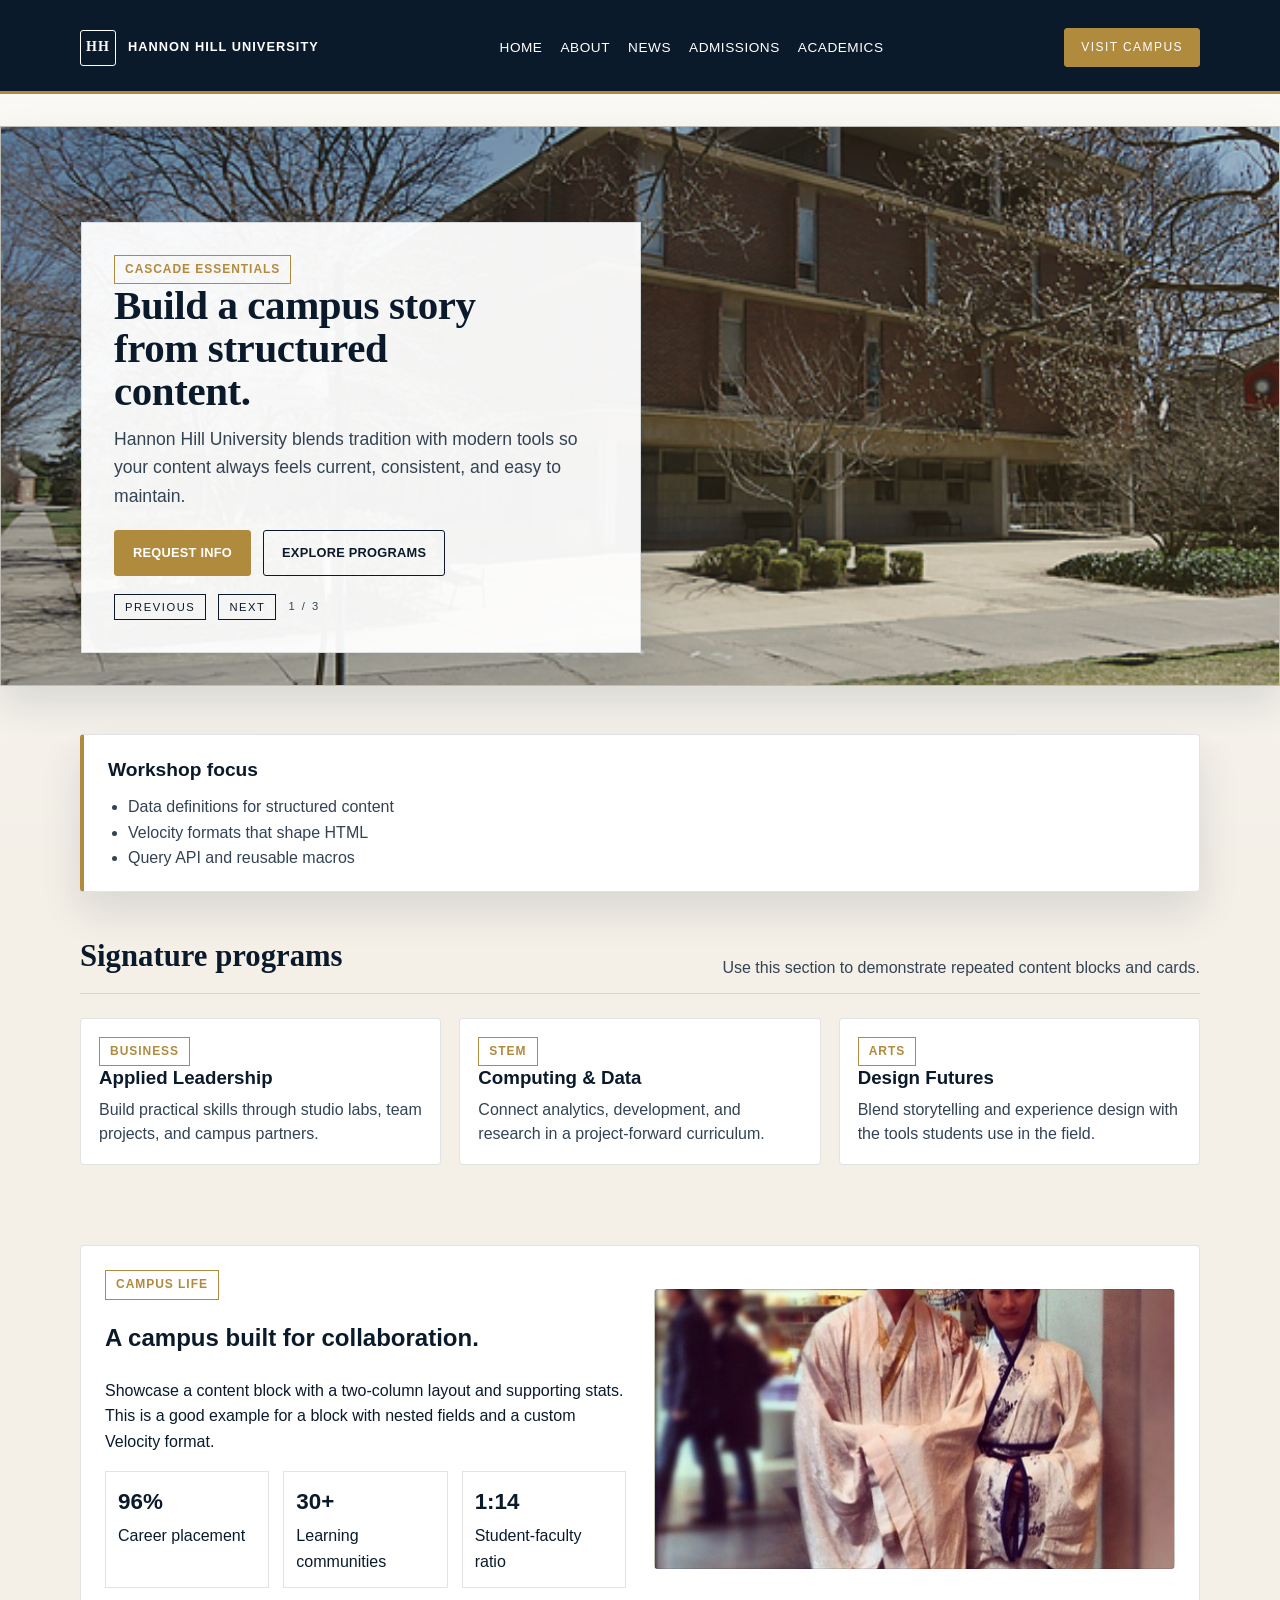
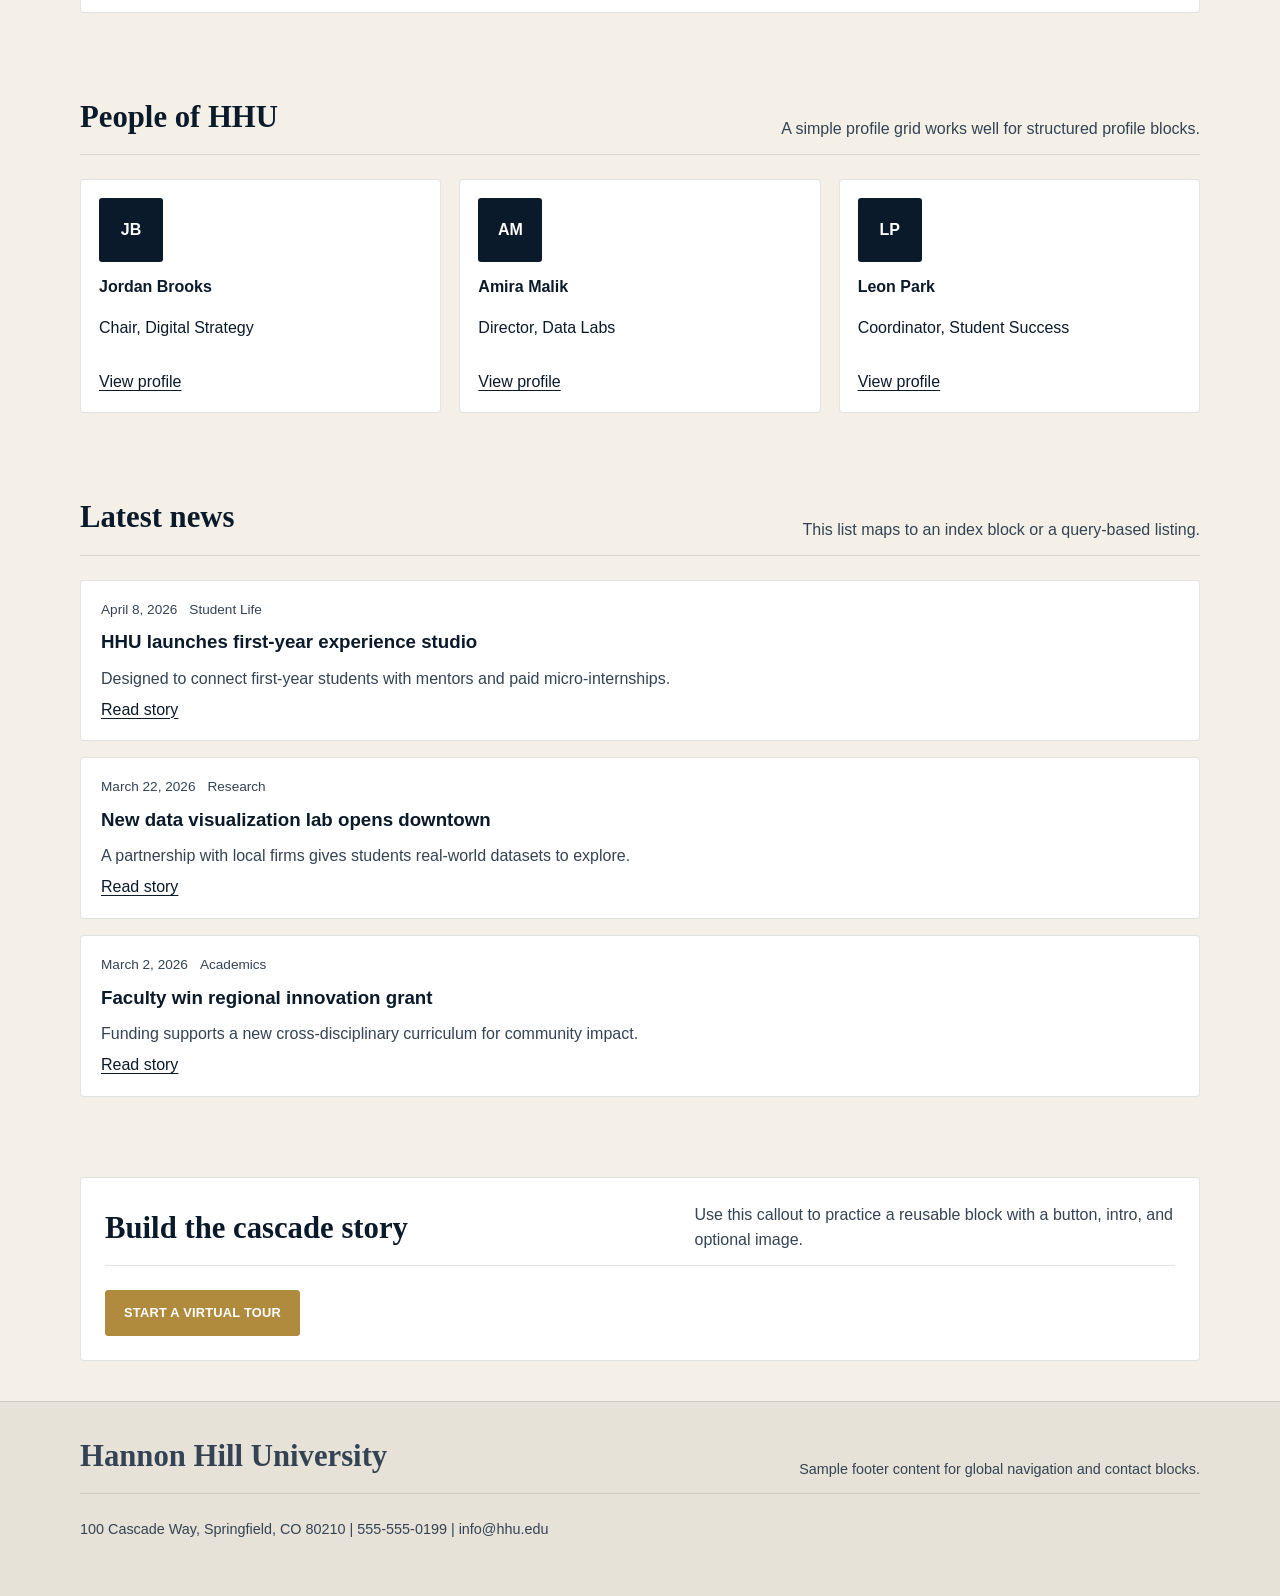
<file: site/index.html>
<!doctype html>
<html lang="en">
  <head>
    <meta charset="utf-8">
    <meta name="viewport" content="width=device-width, initial-scale=1">
    <title>Hannon Hill University | Home</title>
    <link rel="stylesheet" href="assets/css/styles.css">
  </head>
  <body>
    <a class="skip-link" href="#main">Skip to content</a>

    <header class="site-header">
      <div class="container nav" data-field="global-navigation">
        <a class="brand" href="index.html" data-field="site-name">
          <span class="brand-mark" aria-hidden="true"></span>
          <span>Hannon Hill University</span>
        </a>
        <nav class="nav-links" aria-label="Primary" data-field="primary-links">
          <a href="index.html">Home</a>
          <a href="content.html">About</a>
          <a href="news/index.html">News</a>
          <a href="#">Admissions</a>
          <a href="#">Academics</a>
        </nav>
        <a class="nav-cta" href="#" data-field="primary-cta">Visit Campus</a>
      </div>
    </header>

    <main id="main" class="container">
      <section class="hero hero--slider hero--fullbleed">
        <div class="hero-slider" data-hero-slider>
          <div class="hero-slide is-active" data-slide>
            <div class="hero-slide__image hero-slide__image--one" role="img" aria-label="Students outside the main hall" data-field="hero-slide-1"></div>
            <div class="hero-overlay reveal" data-field="hero-overlay-1">
              <div class="pill" data-field="hero-eyebrow-1">Cascade Essentials</div>
              <h1 data-field="hero-title-1">Build a campus story from structured content.</h1>
              <p data-field="hero-intro-1">
                Hannon Hill University blends tradition with modern tools so your content always feels
                current, consistent, and easy to maintain.
              </p>
              <div class="hero-actions">
                <a class="button primary" href="#" data-field="hero-primary-1">Request Info</a>
                <a class="button secondary" href="#" data-field="hero-secondary-1">Explore Programs</a>
              </div>
              <div class="hero-controls" role="group" aria-label="Hero slider controls">
                <button class="hero-control" type="button" data-hero-prev>Previous</button>
                <button class="hero-control" type="button" data-hero-next>Next</button>
                <span class="hero-status" data-hero-status>1 / 3</span>
              </div>
            </div>
          </div>
          <div class="hero-slide" data-slide>
            <div class="hero-slide__image hero-slide__image--two" role="img" aria-label="Library interior with study tables" data-field="hero-slide-2"></div>
            <div class="hero-overlay reveal" data-field="hero-overlay-2">
              <div class="pill" data-field="hero-eyebrow-2">Student Experience</div>
              <h1 data-field="hero-title-2">Clear pathways from admission to graduation.</h1>
              <p data-field="hero-intro-2">
                Share student services, advising, and campus life with reusable components that stay in
                sync across every page.
              </p>
              <div class="hero-actions">
                <a class="button primary" href="#" data-field="hero-primary-2">Visit Campus</a>
                <a class="button secondary" href="#" data-field="hero-secondary-2">Student Life</a>
              </div>
              <div class="hero-controls" role="group" aria-label="Hero slider controls">
                <button class="hero-control" type="button" data-hero-prev>Previous</button>
                <button class="hero-control" type="button" data-hero-next>Next</button>
                <span class="hero-status" data-hero-status>2 / 3</span>
              </div>
            </div>
          </div>
          <div class="hero-slide" data-slide>
            <div class="hero-slide__image hero-slide__image--three" role="img" aria-label="Campus quad with students" data-field="hero-slide-3"></div>
            <div class="hero-overlay reveal" data-field="hero-overlay-3">
              <div class="pill" data-field="hero-eyebrow-3">Research &amp; Impact</div>
              <h1 data-field="hero-title-3">News and stories powered by smart indexing.</h1>
              <p data-field="hero-intro-3">
                Use query-driven listings and Velocity macros to publish research, grants, and campus
                updates in minutes.
              </p>
              <div class="hero-actions">
                <a class="button primary" href="#" data-field="hero-primary-3">Read News</a>
                <a class="button secondary" href="#" data-field="hero-secondary-3">View Labs</a>
              </div>
              <div class="hero-controls" role="group" aria-label="Hero slider controls">
                <button class="hero-control" type="button" data-hero-prev>Previous</button>
                <button class="hero-control" type="button" data-hero-next>Next</button>
                <span class="hero-status" data-hero-status>3 / 3</span>
              </div>
            </div>
          </div>
        </div>
      </section>

      <section class="hero-card reveal" data-field="hero-callout">
        <strong>Workshop focus</strong>
        <ul>
          <li>Data definitions for structured content</li>
          <li>Velocity formats that shape HTML</li>
          <li>Query API and reusable macros</li>
        </ul>
      </section>

      <section class="section">
        <div class="section-header">
          <h2 data-field="programs-title">Signature programs</h2>
          <p data-field="programs-intro">Use this section to demonstrate repeated content blocks and cards.</p>
        </div>
        <div class="card-grid reveal" data-stagger data-field="program-cards">
          <article class="card">
            <div class="pill">Business</div>
            <h3>Applied Leadership</h3>
            <p>Build practical skills through studio labs, team projects, and campus partners.</p>
          </article>
          <article class="card">
            <div class="pill">STEM</div>
            <h3>Computing &amp; Data</h3>
            <p>Connect analytics, development, and research in a project-forward curriculum.</p>
          </article>
          <article class="card">
            <div class="pill">Arts</div>
            <h3>Design Futures</h3>
            <p>Blend storytelling and experience design with the tools students use in the field.</p>
          </article>
        </div>
      </section>

      <section class="section">
        <div class="feature reveal">
          <div>
            <div class="pill" data-field="feature-eyebrow">Campus life</div>
            <h2 data-field="feature-title">A campus built for collaboration.</h2>
            <p data-field="feature-copy">
              Showcase a content block with a two-column layout and supporting stats. This is a good
              example for a block with nested fields and a custom Velocity format.
            </p>
            <div class="stats" data-field="feature-stats">
              <div class="stat">
                <strong>96%</strong>
                <span>Career placement</span>
              </div>
              <div class="stat">
                <strong>30+</strong>
                <span>Learning communities</span>
              </div>
              <div class="stat">
                <strong>1:14</strong>
                <span>Student-faculty ratio</span>
              </div>
            </div>
          </div>
          <div class="image-block image-block--feature" role="img" aria-label="Students collaborating in a lounge" data-field="feature-image"></div>
        </div>
      </section>

      <section class="section">
        <div class="section-header">
          <h2 data-field="faculty-title">People of HHU</h2>
          <p data-field="faculty-intro">A simple profile grid works well for structured profile blocks.</p>
        </div>
        <div class="profile-grid reveal" data-stagger data-field="faculty-profiles">
          <article class="profile-card">
            <div class="avatar" aria-hidden="true">JB</div>
            <div>
              <strong>Jordan Brooks</strong>
              <p>Chair, Digital Strategy</p>
            </div>
            <a href="#">View profile</a>
          </article>
          <article class="profile-card">
            <div class="avatar" aria-hidden="true">AM</div>
            <div>
              <strong>Amira Malik</strong>
              <p>Director, Data Labs</p>
            </div>
            <a href="#">View profile</a>
          </article>
          <article class="profile-card">
            <div class="avatar" aria-hidden="true">LP</div>
            <div>
              <strong>Leon Park</strong>
              <p>Coordinator, Student Success</p>
            </div>
            <a href="#">View profile</a>
          </article>
        </div>
      </section>

      <section class="section">
        <div class="section-header">
          <h2 data-field="news-title">Latest news</h2>
          <p data-field="news-intro">This list maps to an index block or a query-based listing.</p>
        </div>
        <div class="news-list reveal" data-stagger data-field="news-list">
          <article class="news-item">
            <div class="news-meta">
              <span>April 8, 2026</span>
              <span>Student Life</span>
            </div>
            <h3>HHU launches first-year experience studio</h3>
            <p>Designed to connect first-year students with mentors and paid micro-internships.</p>
            <a href="news/detail.html">Read story</a>
          </article>
          <article class="news-item">
            <div class="news-meta">
              <span>March 22, 2026</span>
              <span>Research</span>
            </div>
            <h3>New data visualization lab opens downtown</h3>
            <p>A partnership with local firms gives students real-world datasets to explore.</p>
            <a href="news/detail.html">Read story</a>
          </article>
          <article class="news-item">
            <div class="news-meta">
              <span>March 2, 2026</span>
              <span>Academics</span>
            </div>
            <h3>Faculty win regional innovation grant</h3>
            <p>Funding supports a new cross-disciplinary curriculum for community impact.</p>
            <a href="news/detail.html">Read story</a>
          </article>
        </div>
      </section>

      <section class="section">
        <div class="callout reveal" data-field="callout">
          <div class="section-header">
            <h2>Build the cascade story</h2>
            <p>Use this callout to practice a reusable block with a button, intro, and optional image.</p>
          </div>
          <a class="button primary" href="#">Start a virtual tour</a>
        </div>
      </section>
    </main>

    <footer class="site-footer">
      <div class="container">
        <div class="section-header">
          <h2>Hannon Hill University</h2>
          <p>Sample footer content for global navigation and contact blocks.</p>
        </div>
        <p>100 Cascade Way, Springfield, CO 80210 | 555-555-0199 | info@hhu.edu</p>
      </div>
    </footer>

    <script src="assets/js/main.js"></script>
  </body>
</html>
</file>
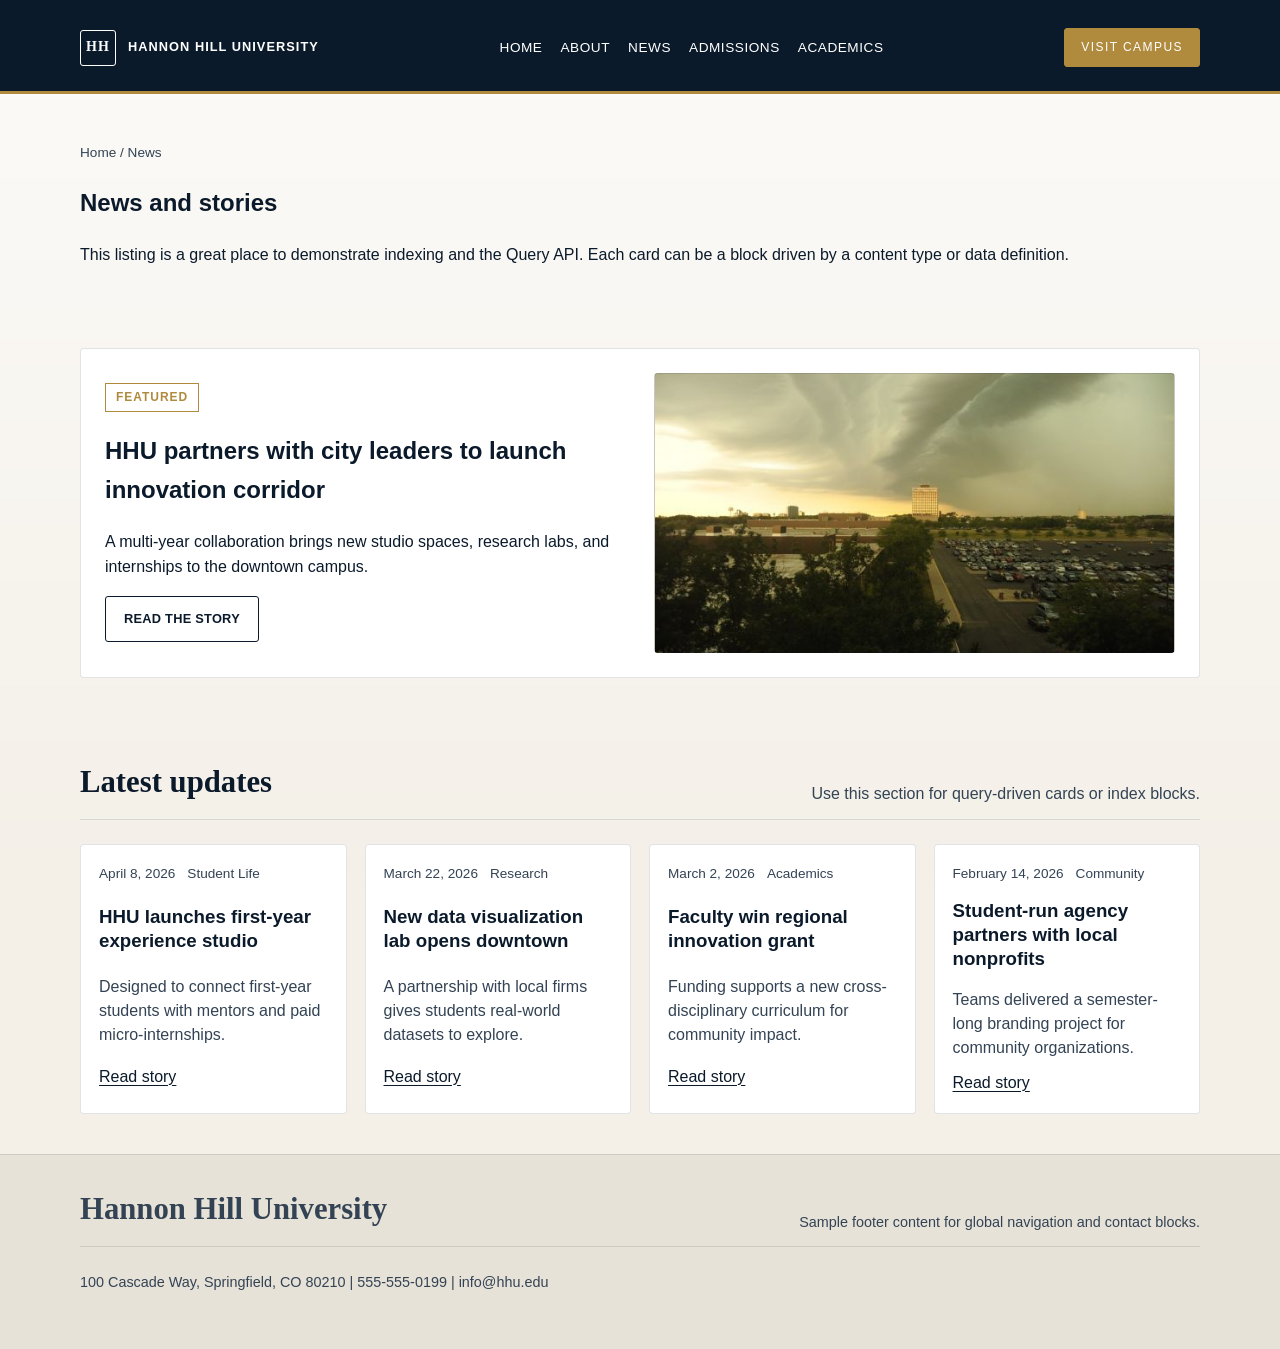
<file: site/news/index.html>
<!doctype html>
<html lang="en">
  <head>
    <meta charset="utf-8">
    <meta name="viewport" content="width=device-width, initial-scale=1">
    <title>Hannon Hill University | News</title>
    <link rel="stylesheet" href="../assets/css/styles.css">
  </head>
  <body>
    <a class="skip-link" href="#main">Skip to content</a>

    <header class="site-header">
      <div class="container nav" data-field="global-navigation">
        <a class="brand" href="../index.html" data-field="site-name">
          <span class="brand-mark" aria-hidden="true"></span>
          <span>Hannon Hill University</span>
        </a>
        <nav class="nav-links" aria-label="Primary" data-field="primary-links">
          <a href="../index.html">Home</a>
          <a href="../content.html">About</a>
          <a href="index.html">News</a>
          <a href="#">Admissions</a>
          <a href="#">Academics</a>
        </nav>
        <a class="nav-cta" href="#" data-field="primary-cta">Visit Campus</a>
      </div>
    </header>

    <main id="main" class="container">
      <section class="page-hero reveal">
        <div class="breadcrumbs" data-field="breadcrumbs">Home / News</div>
        <h1 data-field="page-title">News and stories</h1>
        <p data-field="page-intro">
          This listing is a great place to demonstrate indexing and the Query API. Each card can be a
          block driven by a content type or data definition.
        </p>
      </section>

      <section class="section">
        <div class="feature reveal" data-field="featured-story">
          <div>
            <div class="pill">Featured</div>
            <h2>HHU partners with city leaders to launch innovation corridor</h2>
            <p>
              A multi-year collaboration brings new studio spaces, research labs, and internships to the
              downtown campus.
            </p>
            <a class="button secondary" href="detail.html">Read the story</a>
          </div>
          <div class="image-block image-block--news" role="img" aria-label="City skyline near campus" data-field="featured-image"></div>
        </div>
      </section>

      <section class="section">
        <div class="section-header">
          <h2>Latest updates</h2>
          <p>Use this section for query-driven cards or index blocks.</p>
        </div>
        <div class="news-grid reveal" data-stagger data-field="news-grid">
          <article class="news-card">
            <div class="news-meta">
              <span>April 8, 2026</span>
              <span>Student Life</span>
            </div>
            <h3>HHU launches first-year experience studio</h3>
            <p>Designed to connect first-year students with mentors and paid micro-internships.</p>
            <a href="detail.html">Read story</a>
          </article>
          <article class="news-card">
            <div class="news-meta">
              <span>March 22, 2026</span>
              <span>Research</span>
            </div>
            <h3>New data visualization lab opens downtown</h3>
            <p>A partnership with local firms gives students real-world datasets to explore.</p>
            <a href="detail.html">Read story</a>
          </article>
          <article class="news-card">
            <div class="news-meta">
              <span>March 2, 2026</span>
              <span>Academics</span>
            </div>
            <h3>Faculty win regional innovation grant</h3>
            <p>Funding supports a new cross-disciplinary curriculum for community impact.</p>
            <a href="detail.html">Read story</a>
          </article>
          <article class="news-card">
            <div class="news-meta">
              <span>February 14, 2026</span>
              <span>Community</span>
            </div>
            <h3>Student-run agency partners with local nonprofits</h3>
            <p>Teams delivered a semester-long branding project for community organizations.</p>
            <a href="detail.html">Read story</a>
          </article>
        </div>
      </section>
    </main>

    <footer class="site-footer">
      <div class="container">
        <div class="section-header">
          <h2>Hannon Hill University</h2>
          <p>Sample footer content for global navigation and contact blocks.</p>
        </div>
        <p>100 Cascade Way, Springfield, CO 80210 | 555-555-0199 | info@hhu.edu</p>
      </div>
    </footer>

    <script src="../assets/js/main.js"></script>
  </body>
</html>
</file>
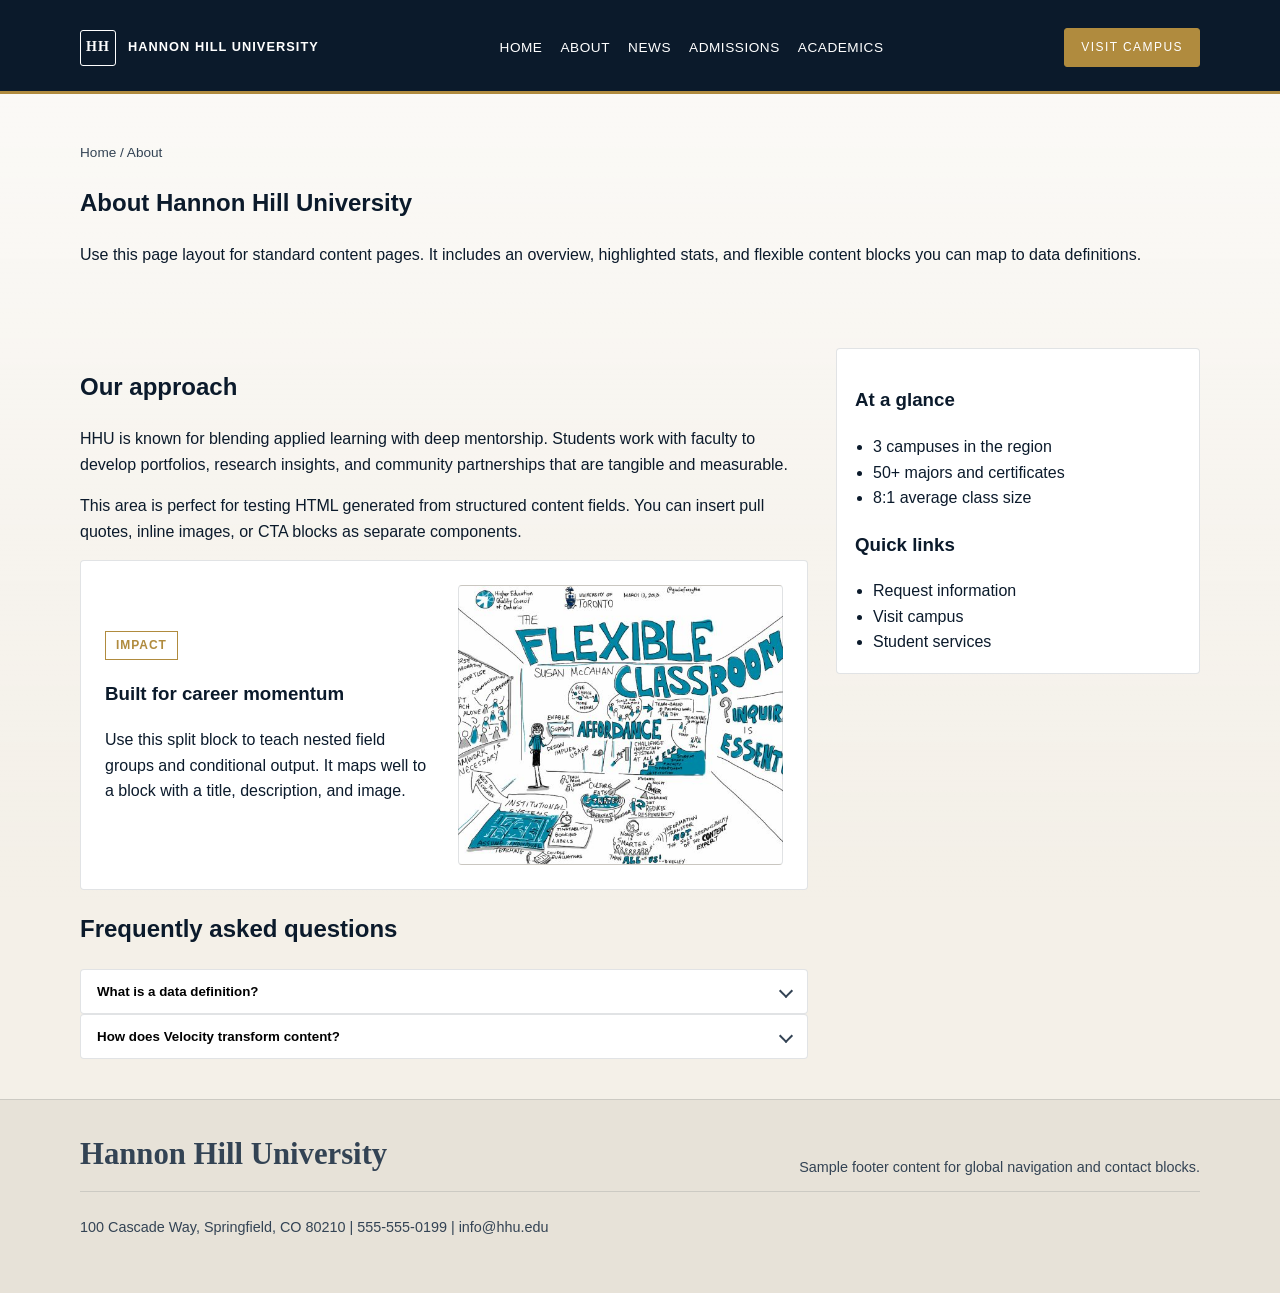
<file: site/content.html>
<!doctype html>
<html lang="en">
  <head>
    <meta charset="utf-8">
    <meta name="viewport" content="width=device-width, initial-scale=1">
    <title>Hannon Hill University | About</title>
    <link rel="stylesheet" href="assets/css/styles.css">
  </head>
  <body>
    <a class="skip-link" href="#main">Skip to content</a>

    <header class="site-header">
      <div class="container nav" data-field="global-navigation">
        <a class="brand" href="index.html" data-field="site-name">
          <span class="brand-mark" aria-hidden="true"></span>
          <span>Hannon Hill University</span>
        </a>
        <nav class="nav-links" aria-label="Primary" data-field="primary-links">
          <a href="index.html">Home</a>
          <a href="content.html">About</a>
          <a href="news/index.html">News</a>
          <a href="#">Admissions</a>
          <a href="#">Academics</a>
        </nav>
        <a class="nav-cta" href="#" data-field="primary-cta">Visit Campus</a>
      </div>
    </header>

    <main id="main" class="container">
      <section class="page-hero reveal">
        <div class="breadcrumbs" data-field="breadcrumbs">Home / About</div>
        <h1 data-field="page-title">About Hannon Hill University</h1>
        <p data-field="page-intro">
          Use this page layout for standard content pages. It includes an overview, highlighted stats,
          and flexible content blocks you can map to data definitions.
        </p>
      </section>

      <section class="section">
        <div class="content-layout">
          <article class="reveal" data-field="main-content">
            <h2>Our approach</h2>
            <p>
              HHU is known for blending applied learning with deep mentorship. Students work with faculty
              to develop portfolios, research insights, and community partnerships that are tangible and
              measurable.
            </p>
            <p>
              This area is perfect for testing HTML generated from structured content fields. You can
              insert pull quotes, inline images, or CTA blocks as separate components.
            </p>

            <div class="feature">
              <div>
                <div class="pill">Impact</div>
                <h3>Built for career momentum</h3>
                <p>
                  Use this split block to teach nested field groups and conditional output. It maps well
                  to a block with a title, description, and image.
                </p>
              </div>
              <div class="image-block image-block--content" role="img" aria-label="Students reviewing a project" data-field="content-image"></div>
            </div>

            <h2>Frequently asked questions</h2>
            <div class="accordion" data-accordion>
              <button class="accordion__trigger" type="button">
                What is a data definition?
                <span class="accordion__icon" aria-hidden="true"></span>
              </button>
              <div class="accordion__panel">
                <p>
                  A data definition describes the fields and structure used to store content. It is the
                  foundation for consistent Velocity output across pages and blocks.
                </p>
              </div>
            </div>
            <div class="accordion" data-accordion>
              <button class="accordion__trigger" type="button">
                How does Velocity transform content?
                <span class="accordion__icon" aria-hidden="true"></span>
              </button>
              <div class="accordion__panel">
                <p>
                  Velocity templates read the XML from Cascade assets and output HTML. They can include
                  logic, conditionals, loops, and reusable macros.
                </p>
              </div>
            </div>
          </article>

          <aside class="sidebar reveal" data-field="sidebar-content">
            <h3>At a glance</h3>
            <ul>
              <li>3 campuses in the region</li>
              <li>50+ majors and certificates</li>
              <li>8:1 average class size</li>
            </ul>
            <h3>Quick links</h3>
            <ul>
              <li><a href="#">Request information</a></li>
              <li><a href="#">Visit campus</a></li>
              <li><a href="#">Student services</a></li>
            </ul>
          </aside>
        </div>
      </section>
    </main>

    <footer class="site-footer">
      <div class="container">
        <div class="section-header">
          <h2>Hannon Hill University</h2>
          <p>Sample footer content for global navigation and contact blocks.</p>
        </div>
        <p>100 Cascade Way, Springfield, CO 80210 | 555-555-0199 | info@hhu.edu</p>
      </div>
    </footer>

    <script src="assets/js/main.js"></script>
  </body>
</html>
</file>
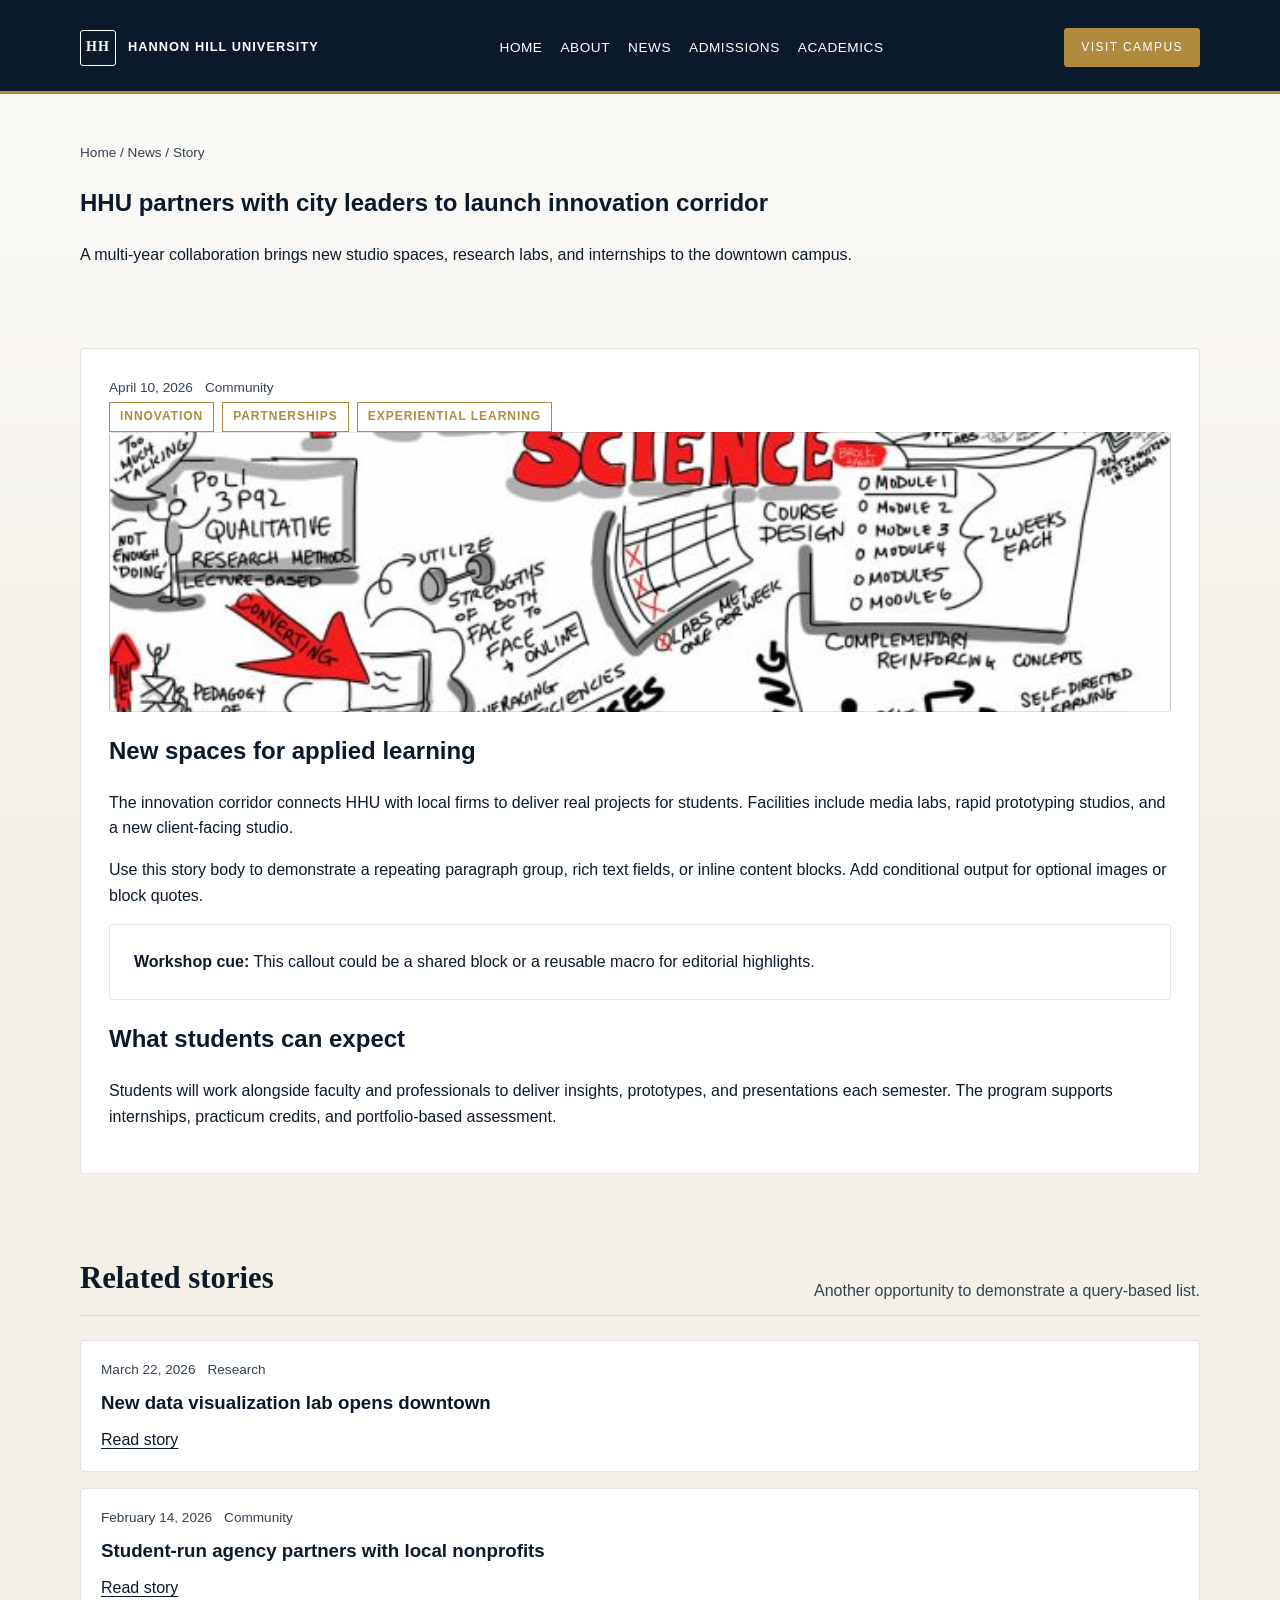
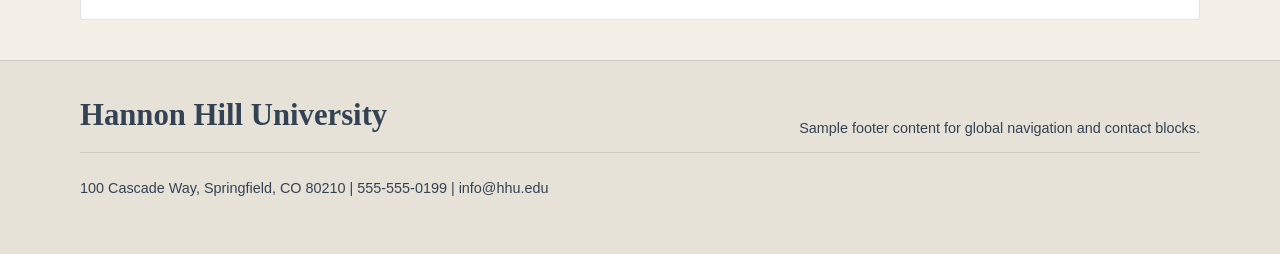
<file: site/news/detail.html>
<!doctype html>
<html lang="en">
  <head>
    <meta charset="utf-8">
    <meta name="viewport" content="width=device-width, initial-scale=1">
    <title>Hannon Hill University | News Story</title>
    <link rel="stylesheet" href="../assets/css/styles.css">
  </head>
  <body>
    <a class="skip-link" href="#main">Skip to content</a>

    <header class="site-header">
      <div class="container nav" data-field="global-navigation">
        <a class="brand" href="../index.html" data-field="site-name">
          <span class="brand-mark" aria-hidden="true"></span>
          <span>Hannon Hill University</span>
        </a>
        <nav class="nav-links" aria-label="Primary" data-field="primary-links">
          <a href="../index.html">Home</a>
          <a href="../content.html">About</a>
          <a href="index.html">News</a>
          <a href="#">Admissions</a>
          <a href="#">Academics</a>
        </nav>
        <a class="nav-cta" href="#" data-field="primary-cta">Visit Campus</a>
      </div>
    </header>

    <main id="main" class="container">
      <section class="page-hero reveal">
        <div class="breadcrumbs" data-field="breadcrumbs">Home / News / Story</div>
        <h1 data-field="page-title">HHU partners with city leaders to launch innovation corridor</h1>
        <p data-field="page-intro">
          A multi-year collaboration brings new studio spaces, research labs, and internships to the
          downtown campus.
        </p>
      </section>

      <section class="section">
        <article class="article reveal" data-field="news-article">
          <div class="news-meta">
            <span>April 10, 2026</span>
            <span>Community</span>
          </div>
          <div class="tag-row" data-field="tag-list">
            <span class="pill">Innovation</span>
            <span class="pill">Partnerships</span>
            <span class="pill">Experiential learning</span>
          </div>
          <div class="image-block image-block--article" role="img" aria-label="Students and city leaders in a studio" data-field="article-image"></div>
          <h2>New spaces for applied learning</h2>
          <p>
            The innovation corridor connects HHU with local firms to deliver real projects for students.
            Facilities include media labs, rapid prototyping studios, and a new client-facing studio.
          </p>
          <p>
            Use this story body to demonstrate a repeating paragraph group, rich text fields, or inline
            content blocks. Add conditional output for optional images or block quotes.
          </p>
          <div class="callout">
            <strong>Workshop cue:</strong> This callout could be a shared block or a reusable macro for
            editorial highlights.
          </div>
          <h2>What students can expect</h2>
          <p>
            Students will work alongside faculty and professionals to deliver insights, prototypes, and
            presentations each semester. The program supports internships, practicum credits, and
            portfolio-based assessment.
          </p>
        </article>
      </section>

      <section class="section">
        <div class="section-header">
          <h2>Related stories</h2>
          <p>Another opportunity to demonstrate a query-based list.</p>
        </div>
        <div class="news-list reveal" data-stagger data-field="related-stories">
          <article class="news-item">
            <div class="news-meta">
              <span>March 22, 2026</span>
              <span>Research</span>
            </div>
            <h3>New data visualization lab opens downtown</h3>
            <a href="detail.html">Read story</a>
          </article>
          <article class="news-item">
            <div class="news-meta">
              <span>February 14, 2026</span>
              <span>Community</span>
            </div>
            <h3>Student-run agency partners with local nonprofits</h3>
            <a href="detail.html">Read story</a>
          </article>
        </div>
      </section>
    </main>

    <footer class="site-footer">
      <div class="container">
        <div class="section-header">
          <h2>Hannon Hill University</h2>
          <p>Sample footer content for global navigation and contact blocks.</p>
        </div>
        <p>100 Cascade Way, Springfield, CO 80210 | 555-555-0199 | info@hhu.edu</p>
      </div>
    </footer>

    <script src="../assets/js/main.js"></script>
  </body>
</html>
</file>
<file: site/assets/css/styles.css>
:root {
  --ink: #0b1a2b;
  --ink-2: #334354;
  --sand: #f4f0e8;
  --mist: #e7e2d8;
  --sea: #0b1a2b;
  --sea-2: #22324a;
  --sun: #b08b3e;
  --coral: #b08b3e;
  --paper: #ffffff;
  --accent: #b08b3e;
  --border: rgba(11, 26, 43, 0.12);
  --shadow: 0 18px 40px rgba(11, 26, 43, 0.12);
  --radius-lg: 6px;
  --radius-md: 4px;
  --radius-sm: 3px;
  --container-max: 1120px;
  --container-width: min(var(--container-max), 92vw);
  --font-display: "Fraunces", "Iowan Old Style", "Palatino Linotype", "Book Antiqua", serif;
  --font-sans: "Work Sans", "Avenir Next", "Avenir", "Gill Sans", "Segoe UI", sans-serif;
}

* {
  box-sizing: border-box;
}

body {
  margin: 0;
  font-family: var(--font-sans);
  color: var(--ink);
  background: var(--sand);
  min-height: 100vh;
  line-height: 1.6;
}

body::before {
  content: "";
  position: fixed;
  inset: 0;
  background-image: linear-gradient(180deg, rgba(255, 255, 255, 0.7), rgba(255, 255, 255, 0));
  pointer-events: none;
  z-index: -1;
}

img {
  max-width: 100%;
  display: block;
}

a {
  color: inherit;
  text-decoration: none;
}

a:hover {
  color: var(--accent);
}

.skip-link {
  position: absolute;
  left: -999px;
  top: 12px;
  background: var(--ink);
  color: var(--paper);
  padding: 10px 16px;
  border-radius: 999px;
  z-index: 10;
}

.skip-link:focus {
  left: 12px;
}

.container {
  width: var(--container-width);
  margin: 0 auto;
}

.site-header {
  padding: 16px 0 12px;
  border-bottom: 3px solid var(--accent);
  background: var(--ink);
  color: var(--paper);
}

.nav {
  display: flex;
  align-items: center;
  justify-content: space-between;
  gap: 24px;
  padding: 12px 0;
}

.brand {
  display: flex;
  align-items: center;
  gap: 12px;
  font-weight: 600;
  letter-spacing: 0.08em;
  text-transform: uppercase;
  font-size: 0.8rem;
}

.brand-mark {
  width: 36px;
  height: 36px;
  border-radius: var(--radius-sm);
  background: transparent;
  border: 1px solid var(--paper);
  position: relative;
}

.brand-mark::after {
  content: "HH";
  position: absolute;
  inset: 0;
  display: grid;
  place-items: center;
  color: var(--paper);
  font-family: var(--font-display);
  font-size: 14px;
  letter-spacing: 0.08em;
}

.nav-links {
  display: flex;
  gap: 18px;
  font-size: 0.85rem;
  letter-spacing: 0.04em;
  text-transform: uppercase;
}

.nav-cta {
  border: 1px solid var(--accent);
  color: var(--paper);
  background: var(--accent);
  padding: 9px 16px;
  border-radius: var(--radius-sm);
  font-size: 0.75rem;
  text-transform: uppercase;
  letter-spacing: 0.12em;
}

.hero {
  padding: 32px 0 48px;
}

.hero--fullbleed {
  width: 100vw;
  margin-left: calc(50% - 50vw);
  margin-right: calc(50% - 50vw);
}

.hero h1 {
  font-family: var(--font-display);
  font-size: clamp(2.3rem, 3.2vw, 3.4rem);
  margin: 0 0 12px;
  letter-spacing: -0.01em;
  line-height: 1.05;
  max-width: 20ch;
}

.hero p {
  font-size: 1.1rem;
  line-height: 1.6;
  margin: 0 0 20px;
  color: var(--ink-2);
  max-width: 52ch;
}

.hero-actions {
  display: flex;
  flex-wrap: wrap;
  gap: 12px;
}

.hero--slider .hero-actions {
  margin-bottom: 18px;
}

.hero-slider {
  position: relative;
  min-height: 560px;
  width: 100%;
  border: 1px solid var(--border);
  background: #d8d2c8;
  overflow: hidden;
  box-shadow: var(--shadow);
}

.hero-slide {
  position: absolute;
  inset: 0;
  opacity: 0;
  transition: opacity 0.8s ease;
  pointer-events: none;
}

.hero-slide.is-active {
  opacity: 1;
  pointer-events: auto;
}

.hero-slide__image {
  width: 100%;
  height: 100%;
  background-size: cover;
  background-position: center;
  background-repeat: no-repeat;
  filter: saturate(0.85) contrast(1.05);
}

.hero-slide__image--one {
  background-image: linear-gradient(130deg, rgba(11, 26, 43, 0.3), rgba(11, 26, 43, 0.05)),
    linear-gradient(0deg, rgba(176, 139, 62, 0.2), rgba(176, 139, 62, 0.2)),
    url("../img/hero-1.jpg");
}

.hero-slide__image--two {
  background-image: linear-gradient(120deg, rgba(11, 26, 43, 0.35), rgba(11, 26, 43, 0.1)),
    linear-gradient(0deg, rgba(176, 139, 62, 0.18), rgba(176, 139, 62, 0.18)),
    url("../img/hero-2.jpg");
}

.hero-slide__image--three {
  background-image: linear-gradient(140deg, rgba(11, 26, 43, 0.32), rgba(11, 26, 43, 0.08)),
    linear-gradient(0deg, rgba(176, 139, 62, 0.16), rgba(176, 139, 62, 0.16)),
    url("../img/hero-3.jpg");
}

.hero-overlay {
  position: absolute;
  left: max(24px, calc((100vw - var(--container-width)) / 2));
  bottom: 32px;
  z-index: 2;
  background: rgba(255, 255, 255, 0.95);
  border: 1px solid var(--border);
  padding: 32px;
  width: min(560px, calc(var(--container-width) - 48px));
  box-shadow: var(--shadow);
  max-height: calc(100% - 64px);
  overflow: auto;
}

.hero-controls {
  display: flex;
  align-items: center;
  gap: 12px;
}

.hero-control {
  border: 1px solid var(--ink);
  background: transparent;
  color: var(--ink);
  font-size: 0.7rem;
  text-transform: uppercase;
  letter-spacing: 0.14em;
  padding: 6px 10px;
  cursor: pointer;
}

.hero-status {
  font-size: 0.7rem;
  text-transform: uppercase;
  letter-spacing: 0.18em;
  color: var(--ink-2);
}

.button {
  display: inline-flex;
  align-items: center;
  gap: 8px;
  padding: 12px 18px;
  border-radius: var(--radius-sm);
  border: 1px solid var(--ink);
  font-weight: 600;
  font-size: 0.95rem;
  letter-spacing: 0.02em;
  text-transform: uppercase;
  font-size: 0.8rem;
}

.button.primary {
  background: var(--accent);
  color: var(--paper);
  border-color: var(--accent);
}

.button.secondary {
  border-color: var(--ink);
  color: var(--ink);
  background: transparent;
}

.hero-card {
  background: var(--paper);
  border-radius: var(--radius-md);
  padding: 20px 24px;
  border: 1px solid var(--border);
  border-left: 4px solid var(--accent);
  box-shadow: var(--shadow);
}

.hero-card strong {
  font-size: 1.2rem;
  display: block;
  margin-bottom: 8px;
}

.hero-card ul {
  margin: 0;
  padding-left: 20px;
  color: var(--ink-2);
}

.image-block {
  border-radius: var(--radius-md);
  min-height: 280px;
  background: #e3ded5;
  border: 1px solid var(--border);
  position: relative;
  overflow: hidden;
  background-size: cover;
  background-position: center;
  background-repeat: no-repeat;
}

.image-block::after {
  content: none;
}

.image-block--feature {
  background-image: url("../img/feature-campus.jpg");
}

.image-block--content {
  background-image: url("../img/content-study.jpg");
}

.image-block--news {
  background-image: url("../img/news-city.jpg");
}

.image-block--article {
  background-image: url("../img/article-lab.jpg");
}

.section {
  padding: 40px 0;
}

.section-header {
  display: flex;
  align-items: flex-end;
  justify-content: space-between;
  gap: 24px;
  margin-bottom: 24px;
  border-bottom: 1px solid var(--border);
  padding-bottom: 12px;
}

.section-header h2 {
  font-family: var(--font-display);
  margin: 0;
  font-size: clamp(1.8rem, 2.4vw, 2.4rem);
}

.section-header p {
  margin: 0;
  color: var(--ink-2);
  max-width: 54ch;
}

.card-grid {
  display: grid;
  grid-template-columns: repeat(auto-fit, minmax(220px, 1fr));
  gap: 18px;
}

.card {
  background: var(--paper);
  border-radius: var(--radius-md);
  padding: 18px;
  border: 1px solid var(--border);
}

.card h3 {
  margin-top: 0;
  margin-bottom: 8px;
  line-height: 1.3;
}

.card p {
  margin: 0;
  color: var(--ink-2);
  line-height: 1.5;
}

.pill {
  display: inline-flex;
  padding: 4px 10px;
  border-radius: 0;
  border: 1px solid var(--accent);
  color: var(--accent);
  font-size: 0.75rem;
  font-weight: 600;
  letter-spacing: 0.08em;
  text-transform: uppercase;
}

.feature {
  display: grid;
  grid-template-columns: repeat(auto-fit, minmax(280px, 1fr));
  gap: 28px;
  align-items: center;
  background: var(--paper);
  border-radius: var(--radius-md);
  padding: 24px;
  border: 1px solid var(--border);
}

.stats {
  display: grid;
  grid-template-columns: repeat(auto-fit, minmax(140px, 1fr));
  gap: 14px;
}

.stat {
  background: transparent;
  border-radius: 0;
  padding: 12px;
  border: 1px solid var(--border);
}

.stat strong {
  font-size: 1.4rem;
  display: block;
  margin-bottom: 4px;
}

.profile-grid {
  display: grid;
  grid-template-columns: repeat(auto-fit, minmax(220px, 1fr));
  gap: 18px;
}

.profile-card {
  background: var(--paper);
  border-radius: var(--radius-md);
  padding: 18px;
  border: 1px solid var(--border);
  display: grid;
  gap: 12px;
}

.avatar {
  width: 64px;
  height: 64px;
  border-radius: var(--radius-sm);
  background: var(--ink);
  display: grid;
  place-items: center;
  color: var(--paper);
  font-weight: 600;
}

.callout {
  background: var(--paper);
  padding: 24px;
  border-radius: var(--radius-md);
  border: 1px solid var(--border);
}

.news-list {
  display: grid;
  gap: 16px;
}

.news-item {
  background: var(--paper);
  border-radius: var(--radius-md);
  padding: 18px 20px;
  border: 1px solid var(--border);
  display: grid;
  gap: 6px;
}

.news-meta {
  display: flex;
  gap: 12px;
  font-size: 0.85rem;
  color: var(--ink-2);
  margin-bottom: 4px;
}

.page-hero {
  padding: 48px 0 24px;
}

.breadcrumbs {
  font-size: 0.85rem;
  color: var(--ink-2);
  margin-bottom: 10px;
}

.content-layout {
  display: grid;
  grid-template-columns: minmax(0, 2fr) minmax(0, 1fr);
  gap: 28px;
}

.sidebar {
  background: var(--paper);
  border-radius: var(--radius-md);
  border: 1px solid var(--border);
  padding: 18px;
  height: fit-content;
}

.sidebar ul {
  margin: 0;
  padding-left: 18px;
}

.accordion {
  border-radius: var(--radius-md);
  border: 1px solid var(--border);
  overflow: hidden;
  background: var(--paper);
}

.accordion__trigger {
  width: 100%;
  text-align: left;
  padding: 14px 16px;
  border: none;
  background: transparent;
  display: flex;
  justify-content: space-between;
  align-items: center;
  font-weight: 600;
  cursor: pointer;
}

.accordion__icon {
  width: 10px;
  height: 10px;
  border-right: 2px solid var(--ink-2);
  border-bottom: 2px solid var(--ink-2);
  transform: rotate(45deg);
  transition: transform 0.2s ease;
}

.accordion__trigger[aria-expanded="true"] .accordion__icon {
  transform: rotate(-135deg);
}

.accordion__panel {
  padding: 0 16px 16px;
  color: var(--ink-2);
}

.news-grid {
  display: grid;
  grid-template-columns: repeat(auto-fit, minmax(260px, 1fr));
  gap: 18px;
}

.news-card {
  background: var(--paper);
  border-radius: var(--radius-md);
  border: 1px solid var(--border);
  padding: 18px;
  display: grid;
  gap: 10px;
}

.news-item h3,
.news-card h3 {
  margin: 0 0 6px;
  line-height: 1.3;
}

.news-item p,
.news-card p {
  margin: 0;
  line-height: 1.5;
  color: var(--ink-2);
}

.article {
  background: var(--paper);
  border-radius: var(--radius-md);
  border: 1px solid var(--border);
  padding: 28px;
}

.news-item a,
.news-card a,
.profile-card a {
  text-decoration: underline;
  text-decoration-thickness: 1px;
  text-underline-offset: 3px;
}

.article h1 {
  font-family: var(--font-display);
  margin-top: 0;
}

.tag-row {
  display: flex;
  flex-wrap: wrap;
  gap: 8px;
}

.site-footer {
  padding: 30px 0 40px;
  color: var(--ink-2);
  font-size: 0.9rem;
  border-top: 1px solid var(--border);
  background: var(--mist);
}

.reveal {
  opacity: 0;
  transform: translateY(14px);
  transition: opacity 0.5s ease, transform 0.5s ease;
}

body.is-ready .reveal {
  opacity: 1;
  transform: translateY(0);
}

[data-stagger] > * {
  transition-delay: var(--delay, 0ms);
}

@media (max-width: 900px) {
  .nav {
    flex-wrap: wrap;
    justify-content: center;
  }

  .nav-links {
    flex-wrap: wrap;
    justify-content: center;
  }

  .content-layout {
    grid-template-columns: 1fr;
  }
}

@media (max-width: 680px) {
  .hero {
    padding-top: 24px;
  }

  .hero-actions {
    flex-direction: column;
    align-items: flex-start;
  }

  .hero-slider {
    min-height: 440px;
  }

  .hero-overlay {
    left: 16px;
    right: 16px;
    bottom: 16px;
    width: auto;
    padding: 22px;
    max-height: calc(100% - 32px);
  }

  .hero-controls {
    flex-wrap: wrap;
  }

  .section-header {
    flex-direction: column;
    align-items: flex-start;
  }
}

@media (prefers-reduced-motion: reduce) {
  * {
    transition-duration: 0.01ms !important;
    animation-duration: 0.01ms !important;
    animation-iteration-count: 1 !important;
  }
}
</file>
